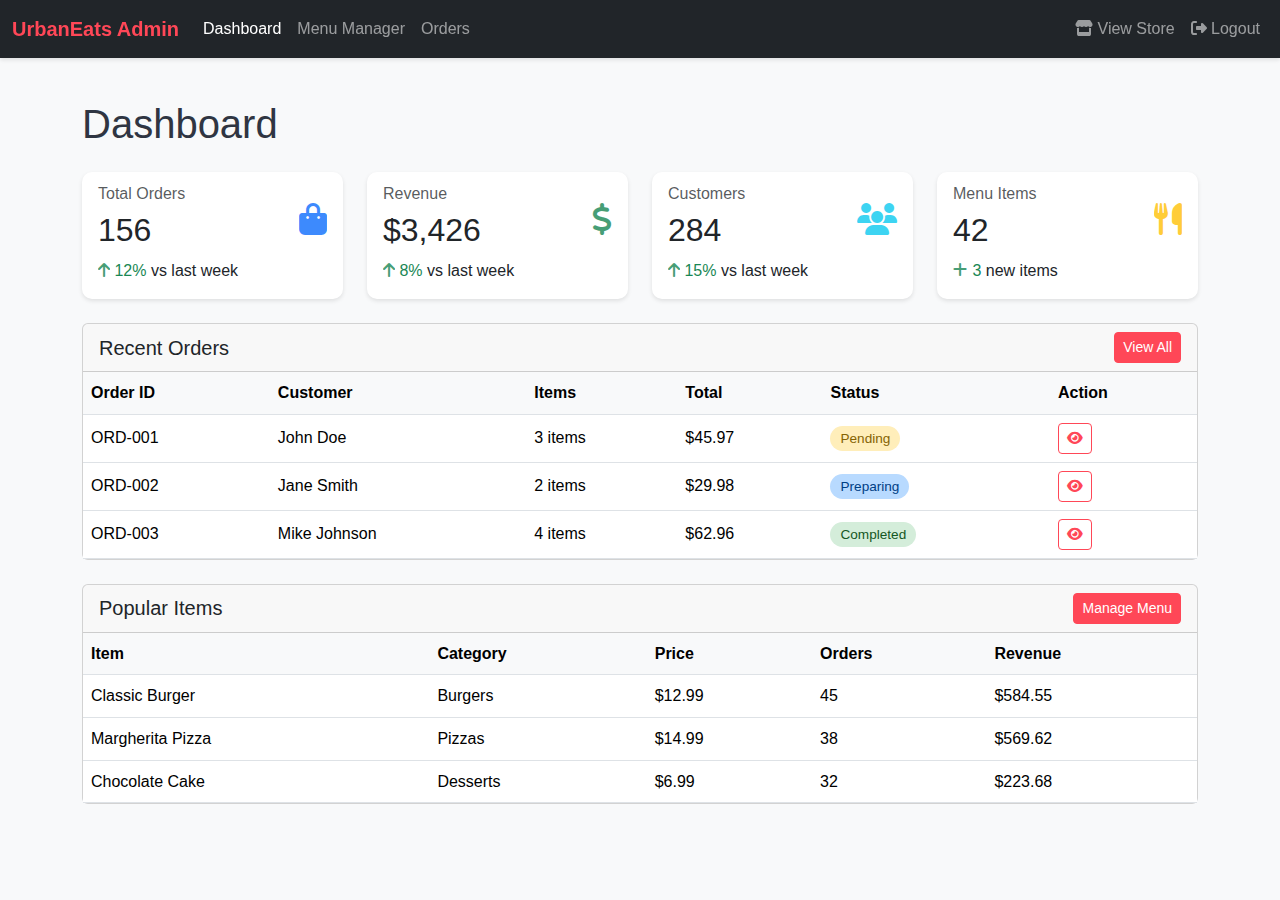
<file: admin/index.html>
<!DOCTYPE html>
<html lang="en">
<head>
    <meta charset="UTF-8">
    <meta name="viewport" content="width=device-width, initial-scale=1.0">
    <title>Admin Dashboard - UrbanEats</title>
    <link href="https://cdn.jsdelivr.net/npm/bootstrap@5.3.2/dist/css/bootstrap.min.css" rel="stylesheet">
    <link rel="stylesheet" href="https://cdnjs.cloudflare.com/ajax/libs/font-awesome/6.4.2/css/all.min.css">
    <link rel="stylesheet" href="../css/style.css">
    <link rel="stylesheet" href="css/admin.css">
</head>
<body class="admin-body">
    <!-- Admin Navigation -->
    <nav class="navbar navbar-expand-lg navbar-dark bg-dark fixed-top">
        <div class="container-fluid">
            <a class="navbar-brand" href="../index.html">UrbanEats Admin</a>
            <button class="navbar-toggler" type="button" data-bs-toggle="collapse" data-bs-target="#adminNav">
                <span class="navbar-toggler-icon"></span>
            </button>
            <div class="collapse navbar-collapse" id="adminNav">
                <ul class="navbar-nav me-auto">
                    <li class="nav-item">
                        <a class="nav-link active" href="index.html">Dashboard</a>
                    </li>
                    <li class="nav-item">
                        <a class="nav-link" href="menu.html">Menu Manager</a>
                    </li>
                    <li class="nav-item">
                        <a class="nav-link" href="orders.html">Orders</a>
                    </li>
                </ul>
                <ul class="navbar-nav">
                    <li class="nav-item">
                        <a class="nav-link" href="../index.html">
                            <i class="fas fa-store"></i> View Store
                        </a>
                    </li>
                    <li class="nav-item">
                        <a class="nav-link" href="../login.html">
                            <i class="fas fa-sign-out-alt"></i> Logout
                        </a>
                    </li>
                </ul>
            </div>
        </div>
    </nav>

    <!-- Dashboard Content -->
    <div class="admin-container">
        <div class="container py-4">
            <h1 class="mb-4">Dashboard</h1>
            
            <!-- Stats Cards -->
            <div class="row mb-4">
                <div class="col-md-3">
                    <div class="card stat-card">
                        <div class="card-body">
                            <div class="d-flex justify-content-between align-items-center">
                                <div>
                                    <h6 class="card-subtitle mb-2 text-muted">Total Orders</h6>
                                    <h2 class="card-title mb-0">156</h2>
                                </div>
                                <i class="fas fa-shopping-bag fa-2x text-primary"></i>
                            </div>
                            <p class="card-text mt-2 mb-0">
                                <span class="text-success">
                                    <i class="fas fa-arrow-up"></i> 12%
                                </span>
                                vs last week
                            </p>
                        </div>
                    </div>
                </div>
                <div class="col-md-3">
                    <div class="card stat-card">
                        <div class="card-body">
                            <div class="d-flex justify-content-between align-items-center">
                                <div>
                                    <h6 class="card-subtitle mb-2 text-muted">Revenue</h6>
                                    <h2 class="card-title mb-0">$3,426</h2>
                                </div>
                                <i class="fas fa-dollar-sign fa-2x text-success"></i>
                            </div>
                            <p class="card-text mt-2 mb-0">
                                <span class="text-success">
                                    <i class="fas fa-arrow-up"></i> 8%
                                </span>
                                vs last week
                            </p>
                        </div>
                    </div>
                </div>
                <div class="col-md-3">
                    <div class="card stat-card">
                        <div class="card-body">
                            <div class="d-flex justify-content-between align-items-center">
                                <div>
                                    <h6 class="card-subtitle mb-2 text-muted">Customers</h6>
                                    <h2 class="card-title mb-0">284</h2>
                                </div>
                                <i class="fas fa-users fa-2x text-info"></i>
                            </div>
                            <p class="card-text mt-2 mb-0">
                                <span class="text-success">
                                    <i class="fas fa-arrow-up"></i> 15%
                                </span>
                                vs last week
                            </p>
                        </div>
                    </div>
                </div>
                <div class="col-md-3">
                    <div class="card stat-card">
                        <div class="card-body">
                            <div class="d-flex justify-content-between align-items-center">
                                <div>
                                    <h6 class="card-subtitle mb-2 text-muted">Menu Items</h6>
                                    <h2 class="card-title mb-0">42</h2>
                                </div>
                                <i class="fas fa-utensils fa-2x text-warning"></i>
                            </div>
                            <p class="card-text mt-2 mb-0">
                                <span class="text-success">
                                    <i class="fas fa-plus"></i> 3
                                </span>
                                new items
                            </p>
                        </div>
                    </div>
                </div>
            </div>

            <!-- Recent Orders -->
            <div class="card mb-4">
                <div class="card-header d-flex justify-content-between align-items-center">
                    <h5 class="mb-0">Recent Orders</h5>
                    <a href="orders.html" class="btn btn-sm btn-primary">View All</a>
                </div>
                <div class="table-responsive">
                    <table class="table table-hover mb-0">
                        <thead>
                            <tr>
                                <th>Order ID</th>
                                <th>Customer</th>
                                <th>Items</th>
                                <th>Total</th>
                                <th>Status</th>
                                <th>Action</th>
                            </tr>
                        </thead>
                        <tbody id="recent-orders">
                            <!-- Orders will be loaded via JavaScript -->
                        </tbody>
                    </table>
                </div>
            </div>

            <!-- Popular Items -->
            <div class="card">
                <div class="card-header d-flex justify-content-between align-items-center">
                    <h5 class="mb-0">Popular Items</h5>
                    <a href="menu.html" class="btn btn-sm btn-primary">Manage Menu</a>
                </div>
                <div class="table-responsive">
                    <table class="table table-hover mb-0">
                        <thead>
                            <tr>
                                <th>Item</th>
                                <th>Category</th>
                                <th>Price</th>
                                <th>Orders</th>
                                <th>Revenue</th>
                            </tr>
                        </thead>
                        <tbody id="popular-items">
                            <!-- Items will be loaded via JavaScript -->
                        </tbody>
                    </table>
                </div>
            </div>
        </div>
    </div>

    <script src="https://code.jquery.com/jquery-3.6.0.min.js"></script>
    <script src="https://cdn.jsdelivr.net/npm/bootstrap@5.3.2/dist/js/bootstrap.bundle.min.js"></script>
    <script src="js/dashboard.js"></script>
</body>
</html>
</file>
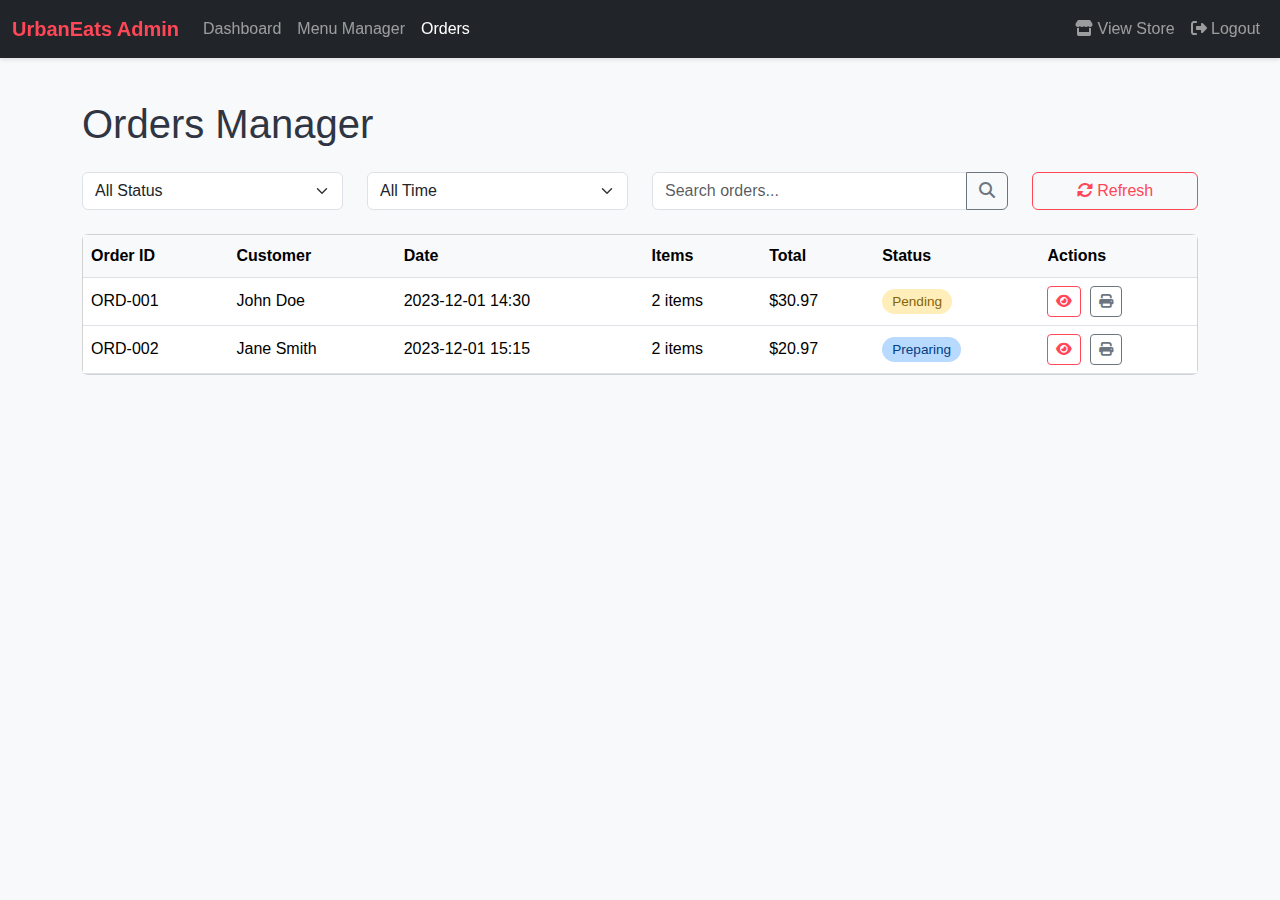
<file: admin/orders.html>
<!DOCTYPE html>
<html lang="en">
<head>
    <meta charset="UTF-8">
    <meta name="viewport" content="width=device-width, initial-scale=1.0">
    <title>Orders Manager - UrbanEats Admin</title>
    <link href="https://cdn.jsdelivr.net/npm/bootstrap@5.3.2/dist/css/bootstrap.min.css" rel="stylesheet">
    <link rel="stylesheet" href="https://cdnjs.cloudflare.com/ajax/libs/font-awesome/6.4.2/css/all.min.css">
    <link rel="stylesheet" href="../css/style.css">
    <link rel="stylesheet" href="css/admin.css">
</head>
<body class="admin-body">
    <!-- Admin Navigation -->
    <nav class="navbar navbar-expand-lg navbar-dark bg-dark fixed-top">
        <div class="container-fluid">
            <a class="navbar-brand" href="../index.html">UrbanEats Admin</a>
            <button class="navbar-toggler" type="button" data-bs-toggle="collapse" data-bs-target="#adminNav">
                <span class="navbar-toggler-icon"></span>
            </button>
            <div class="collapse navbar-collapse" id="adminNav">
                <ul class="navbar-nav me-auto">
                    <li class="nav-item">
                        <a class="nav-link" href="index.html">Dashboard</a>
                    </li>
                    <li class="nav-item">
                        <a class="nav-link" href="menu.html">Menu Manager</a>
                    </li>
                    <li class="nav-item">
                        <a class="nav-link active" href="orders.html">Orders</a>
                    </li>
                </ul>
                <ul class="navbar-nav">
                    <li class="nav-item">
                        <a class="nav-link" href="../index.html">
                            <i class="fas fa-store"></i> View Store
                        </a>
                    </li>
                    <li class="nav-item">
                        <a class="nav-link" href="../login.html">
                            <i class="fas fa-sign-out-alt"></i> Logout
                        </a>
                    </li>
                </ul>
            </div>
        </div>
    </nav>

    <!-- Orders Manager Content -->
    <div class="admin-container">
        <div class="container py-4">
            <h1 class="mb-4">Orders Manager</h1>

            <!-- Order Filters -->
            <div class="row mb-4">
                <div class="col-md-3">
                    <select class="form-select" id="statusFilter">
                        <option value="all">All Status</option>
                        <option value="pending">Pending</option>
                        <option value="preparing">Preparing</option>
                        <option value="delivering">Delivering</option>
                        <option value="completed">Completed</option>
                        <option value="cancelled">Cancelled</option>
                    </select>
                </div>
                <div class="col-md-3">
                    <select class="form-select" id="dateFilter">
                        <option value="all">All Time</option>
                        <option value="today">Today</option>
                        <option value="week">This Week</option>
                        <option value="month">This Month</option>
                    </select>
                </div>
                <div class="col-md-4">
                    <div class="input-group">
                        <input type="text" class="form-control" placeholder="Search orders..." id="searchOrders">
                        <button class="btn btn-outline-secondary" type="button">
                            <i class="fas fa-search"></i>
                        </button>
                    </div>
                </div>
                <div class="col-md-2">
                    <button class="btn btn-outline-primary w-100" id="refreshOrders">
                        <i class="fas fa-sync-alt"></i> Refresh
                    </button>
                </div>
            </div>

            <!-- Orders Table -->
            <div class="card">
                <div class="table-responsive">
                    <table class="table table-hover mb-0">
                        <thead>
                            <tr>
                                <th>Order ID</th>
                                <th>Customer</th>
                                <th>Date</th>
                                <th>Items</th>
                                <th>Total</th>
                                <th>Status</th>
                                <th>Actions</th>
                            </tr>
                        </thead>
                        <tbody id="orders-list">
                            <!-- Orders will be loaded via JavaScript -->
                        </tbody>
                    </table>
                </div>
            </div>

            <!-- Pagination -->
            <nav class="mt-4">
                <ul class="pagination justify-content-center" id="ordersPagination">
                    <!-- Pagination will be generated via JavaScript -->
                </ul>
            </nav>
        </div>
    </div>

    <!-- Order Details Modal -->
    <div class="modal fade" id="orderDetailsModal" tabindex="-1">
        <div class="modal-dialog modal-lg">
            <div class="modal-content">
                <div class="modal-header">
                    <h5 class="modal-title">Order Details</h5>
                    <button type="button" class="btn-close" data-bs-dismiss="modal"></button>
                </div>
                <div class="modal-body">
                    <div class="row">
                        <div class="col-md-6">
                            <h6>Customer Information</h6>
                            <p id="customerInfo"></p>
                        </div>
                        <div class="col-md-6">
                            <h6>Delivery Address</h6>
                            <p id="deliveryAddress"></p>
                        </div>
                    </div>
                    <hr>
                    <h6>Order Items</h6>
                    <div class="table-responsive">
                        <table class="table table-sm">
                            <thead>
                                <tr>
                                    <th>Item</th>
                                    <th>Quantity</th>
                                    <th>Price</th>
                                    <th>Total</th>
                                </tr>
                            </thead>
                            <tbody id="orderItems">
                                <!-- Order items will be loaded via JavaScript -->
                            </tbody>
                        </table>
                    </div>
                    <div class="row">
                        <div class="col-md-6">
                            <h6>Order Notes</h6>
                            <p id="orderNotes"></p>
                        </div>
                        <div class="col-md-6">
                            <h6>Order Summary</h6>
                            <div id="orderSummary"></div>
                        </div>
                    </div>
                </div>
                <div class="modal-footer">
                    <button type="button" class="btn btn-secondary" data-bs-dismiss="modal">Close</button>
                    <button type="button" class="btn btn-primary" id="updateOrderStatus">Update Status</button>
                </div>
            </div>
        </div>
    </div>

    <script src="https://code.jquery.com/jquery-3.6.0.min.js"></script>
    <script src="https://cdn.jsdelivr.net/npm/bootstrap@5.3.2/dist/js/bootstrap.bundle.min.js"></script>
    <script src="js/orders-manager.js"></script>
</body>
</html>
</file>
<file: css/style.css>
/* Global Styles */
:root {
    --primary-color: #ff4757;
    --secondary-color: #2f3542;
    --text-color: #2f3542;
    --light-gray: #f1f2f6;
    --dark-gray: #57606f;
}

body {
    font-family: 'Segoe UI', Tahoma, Geneva, Verdana, sans-serif;
    color: var(--text-color);
    line-height: 1.6;
}

/* Navigation */
.navbar {
    box-shadow: 0 2px 4px rgba(0,0,0,0.1);
}

.navbar-brand {
    font-weight: 700;
    color: var(--primary-color) !important;
    display: flex;
    align-items: center;
    gap: 10px;
}

.navbar-brand img {
    width: 110px;
    height: 60px;
}

.cart-count {
    position: relative;
    top: -8px;
    right: 5px;
    background-color: var(--primary-color);
    color: white;
    border-radius: 50%;
    padding: 2px 6px;
    font-size: 0.8rem;
}

/* Hero Section */
.hero {
    height: 100vh;
    background: linear-gradient(rgba(0,0,0,0.5), rgba(0,0,0,0.5)),
                url('../images/urbaneatsbg.jpg');
    background-size: cover;
    background-position: center;
    display: flex;
    align-items: center;
    justify-content: center;
    text-align: center;
    color: white;
}

.hero-content {
    max-width: 800px;
    padding: 20px;
}

.hero h1 {
    font-size: 3.5rem;
    margin-bottom: 20px;
    font-weight: 700;
}

.hero p {
    font-size: 1.5rem;
    margin-bottom: 30px;
}

/* Features Section */
.feature-card {
    text-align: center;
    padding: 30px;
    border-radius: 10px;
    background: white;
    box-shadow: 0 4px 6px rgba(0,0,0,0.1);
    transition: transform 0.3s ease;
}

.feature-card:hover {
    transform: translateY(-5px);
}

.feature-card i {
    font-size: 2.5rem;
    color: var(--primary-color);
    margin-bottom: 20px;
}

/* Menu Section */
.menu-header {
    background-color: var(--light-gray);
}

.category-filter {
    display: flex;
    justify-content: center;
    gap: 10px;
    flex-wrap: wrap;
}

.menu-item {
    border-radius: 10px;
    overflow: hidden;
    box-shadow: 0 4px 6px rgba(0,0,0,0.1);
    transition: transform 0.3s ease;
    margin-bottom: 30px;
}

.menu-item:hover {
    transform: translateY(-5px);
}

.menu-item img {
    width: 100%;
    height: 200px;
    object-fit: cover;
}

.menu-item-content {
    padding: 20px;
}

.menu-item-price {
    color: var(--primary-color);
    font-weight: 700;
    font-size: 1.2rem;
}

/* Cart Section */
.cart-items {
    background: white;
    border-radius: 10px;
    padding: 20px;
    box-shadow: 0 4px 6px rgba(0,0,0,0.1);
}

.cart-item {
    display: flex;
    align-items: center;
    padding: 15px;
    border-bottom: 1px solid var(--light-gray);
}

.cart-item img {
    width: 80px;
    height: 80px;
    object-fit: cover;
    border-radius: 5px;
    margin-right: 15px;
}

.cart-summary {
    position: sticky;
    top: 100px;
}

.summary-item {
    margin-bottom: 10px;
}

/* Reviews Section */
.reviews-section {
    background-color: var(--light-gray);
}

.overall-rating h2 {
    font-size: 3rem;
    color: var(--primary-color);
}

.stars {
    color: #ffc107;
    font-size: 1.2rem;
}

.rating-input {
    font-size: 2rem;
    color: #ffc107;
    cursor: pointer;
}

.rating-input i {
    margin-right: 5px;
}

.rating-input i:hover,
.rating-input i:hover ~ i {
    color: #ffc107;
}

.review-item {
    background: white;
    padding: 20px;
    border-radius: 10px;
    box-shadow: 0 2px 4px rgba(0,0,0,0.1);
}

/* Footer */
footer {
    margin-top: auto;
}

footer a {
    color: white;
    text-decoration: none;
}

footer a:hover {
    color: var(--primary-color);
}

/* Responsive Design */
@media (max-width: 768px) {
    .hero h1 {
        font-size: 2.5rem;
    }
    
    .hero p {
        font-size: 1.2rem;
    }
    
    .feature-card {
        margin-bottom: 30px;
    }

    .navbar-brand img {
        width: 32px;
        height: 32px;
    }
}

/* Buttons */
.btn-primary {
    background-color: var(--primary-color);
    border-color: var(--primary-color);
}

.btn-primary:hover {
    background-color: #ff3547;
    border-color: #ff3547;
}

.btn-outline-primary {
    color: var(--primary-color);
    border-color: var(--primary-color);
}

.btn-outline-primary:hover {
    background-color: var(--primary-color);
    border-color: var(--primary-color);
}

/* Animations */
@keyframes fadeIn {
    from { opacity: 0; }
    to { opacity: 1; }
}

.fade-in {
    animation: fadeIn 0.5s ease-in;
}
</file>
<file: admin/css/admin.css>
/* Admin Layout */
.admin-body {
    background-color: #f8f9fa;
    padding-top: 56px;
}

.admin-container {
    min-height: calc(100vh - 56px);
    padding: 20px;
}

/* Dashboard Cards */
.stat-card {
    border: none;
    border-radius: 10px;
    box-shadow: 0 2px 4px rgba(0,0,0,0.1);
    transition: transform 0.2s;
}

.stat-card:hover {
    transform: translateY(-5px);
}

.stat-card i {
    opacity: 0.8;
}

/* Tables */
.table th {
    border-top: none;
    background-color: #f8f9fa;
    font-weight: 600;
}

.table td {
    vertical-align: middle;
}

/* Status Badges */
.status-badge {
    padding: 5px 10px;
    border-radius: 15px;
    font-size: 0.85rem;
    font-weight: 500;
}

.status-pending {
    background-color: #ffeeba;
    color: #856404;
}

.status-preparing {
    background-color: #b8daff;
    color: #004085;
}

.status-delivering {
    background-color: #c3e6cb;
    color: #155724;
}

.status-completed {
    background-color: #d4edda;
    color: #155724;
}

.status-cancelled {
    background-color: #f8d7da;
    color: #721c24;
}

/* Menu Manager */
.menu-item-image {
    width: 50px;
    height: 50px;
    object-fit: cover;
    border-radius: 5px;
}

/* Forms */
.form-control:focus, .form-select:focus {
    border-color: var(--primary-color);
    box-shadow: 0 0 0 0.2rem rgba(255, 71, 87, 0.25);
}

/* Buttons */
.btn-icon {
    padding: 0.25rem 0.5rem;
    font-size: 0.875rem;
}

/* Modal */
.modal-header {
    background-color: #f8f9fa;
    border-bottom: 1px solid #dee2e6;
}

.modal-footer {
    background-color: #f8f9fa;
    border-top: 1px solid #dee2e6;
}

/* Responsive */
@media (max-width: 768px) {
    .stat-card {
        margin-bottom: 20px;
    }
    
    .btn-group {
        flex-wrap: wrap;
    }
    
    .btn-group .btn {
        margin-bottom: 5px;
    }
}
</file>
